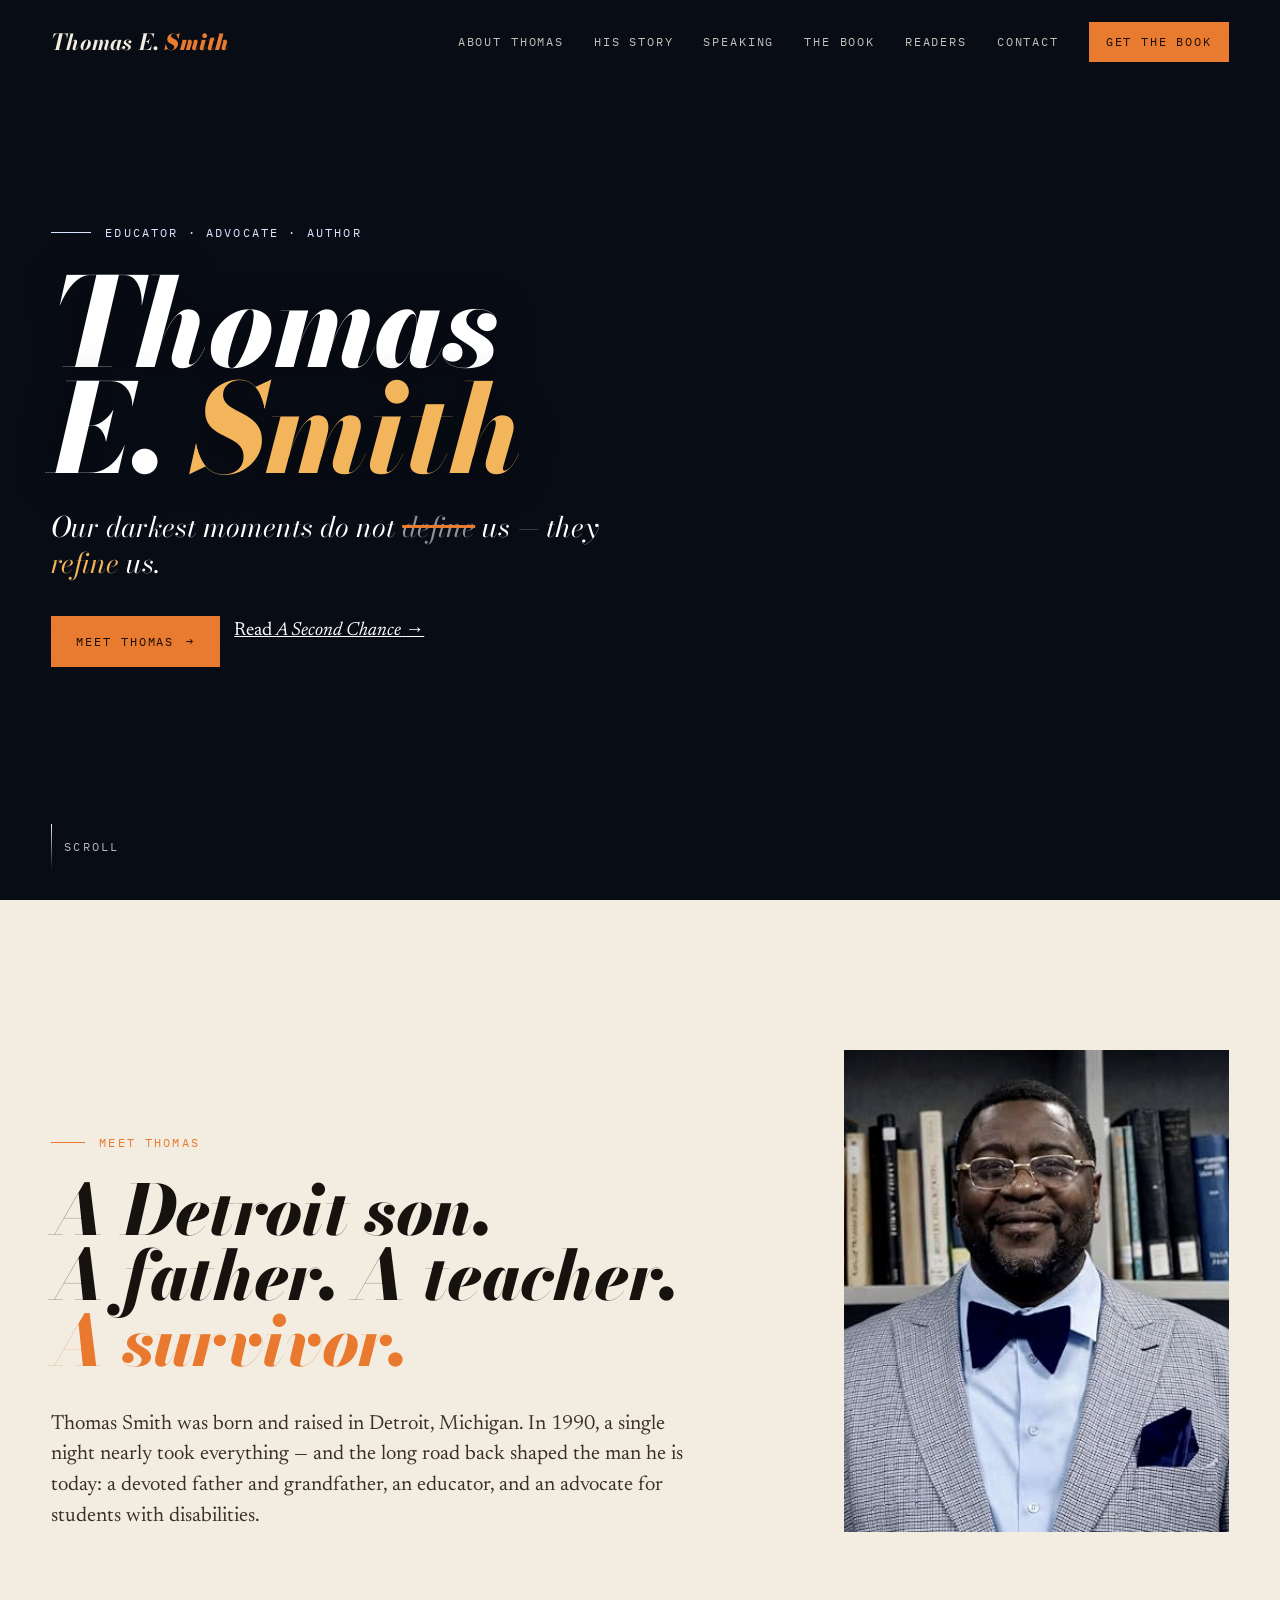
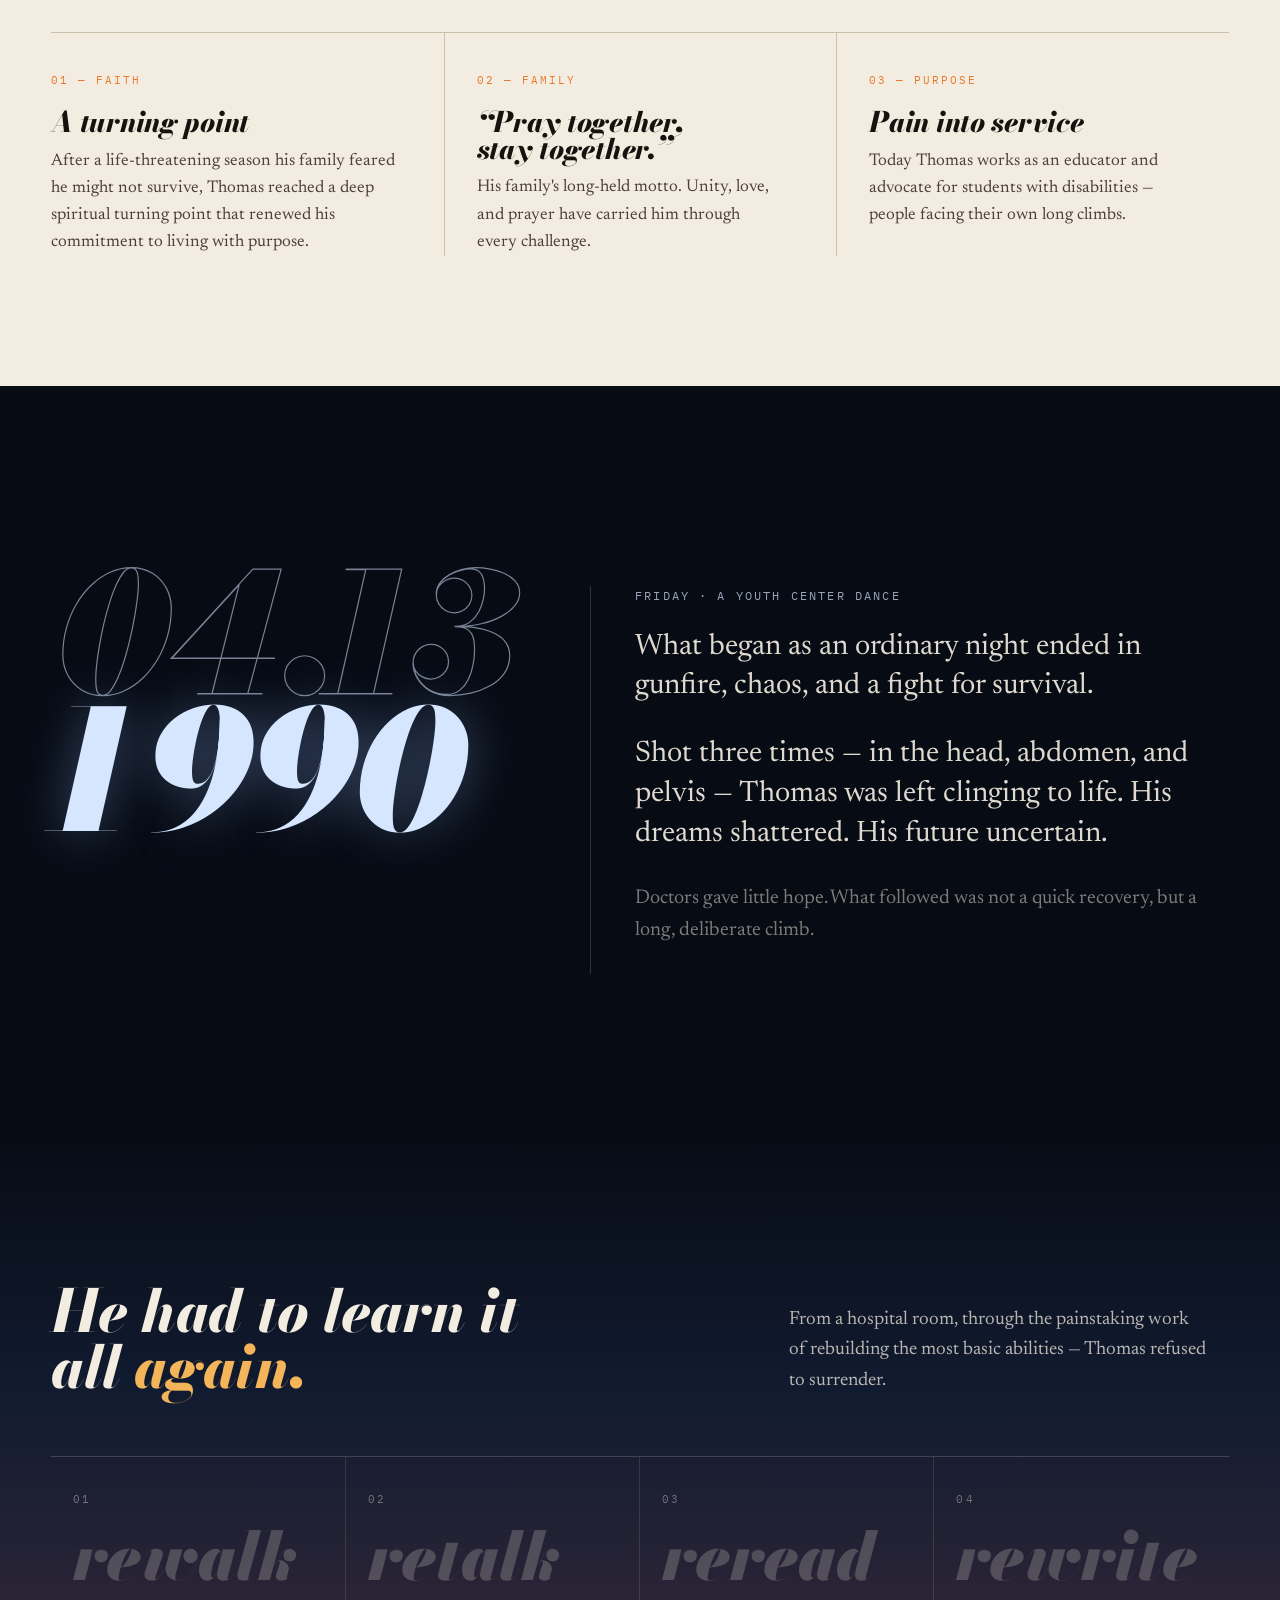
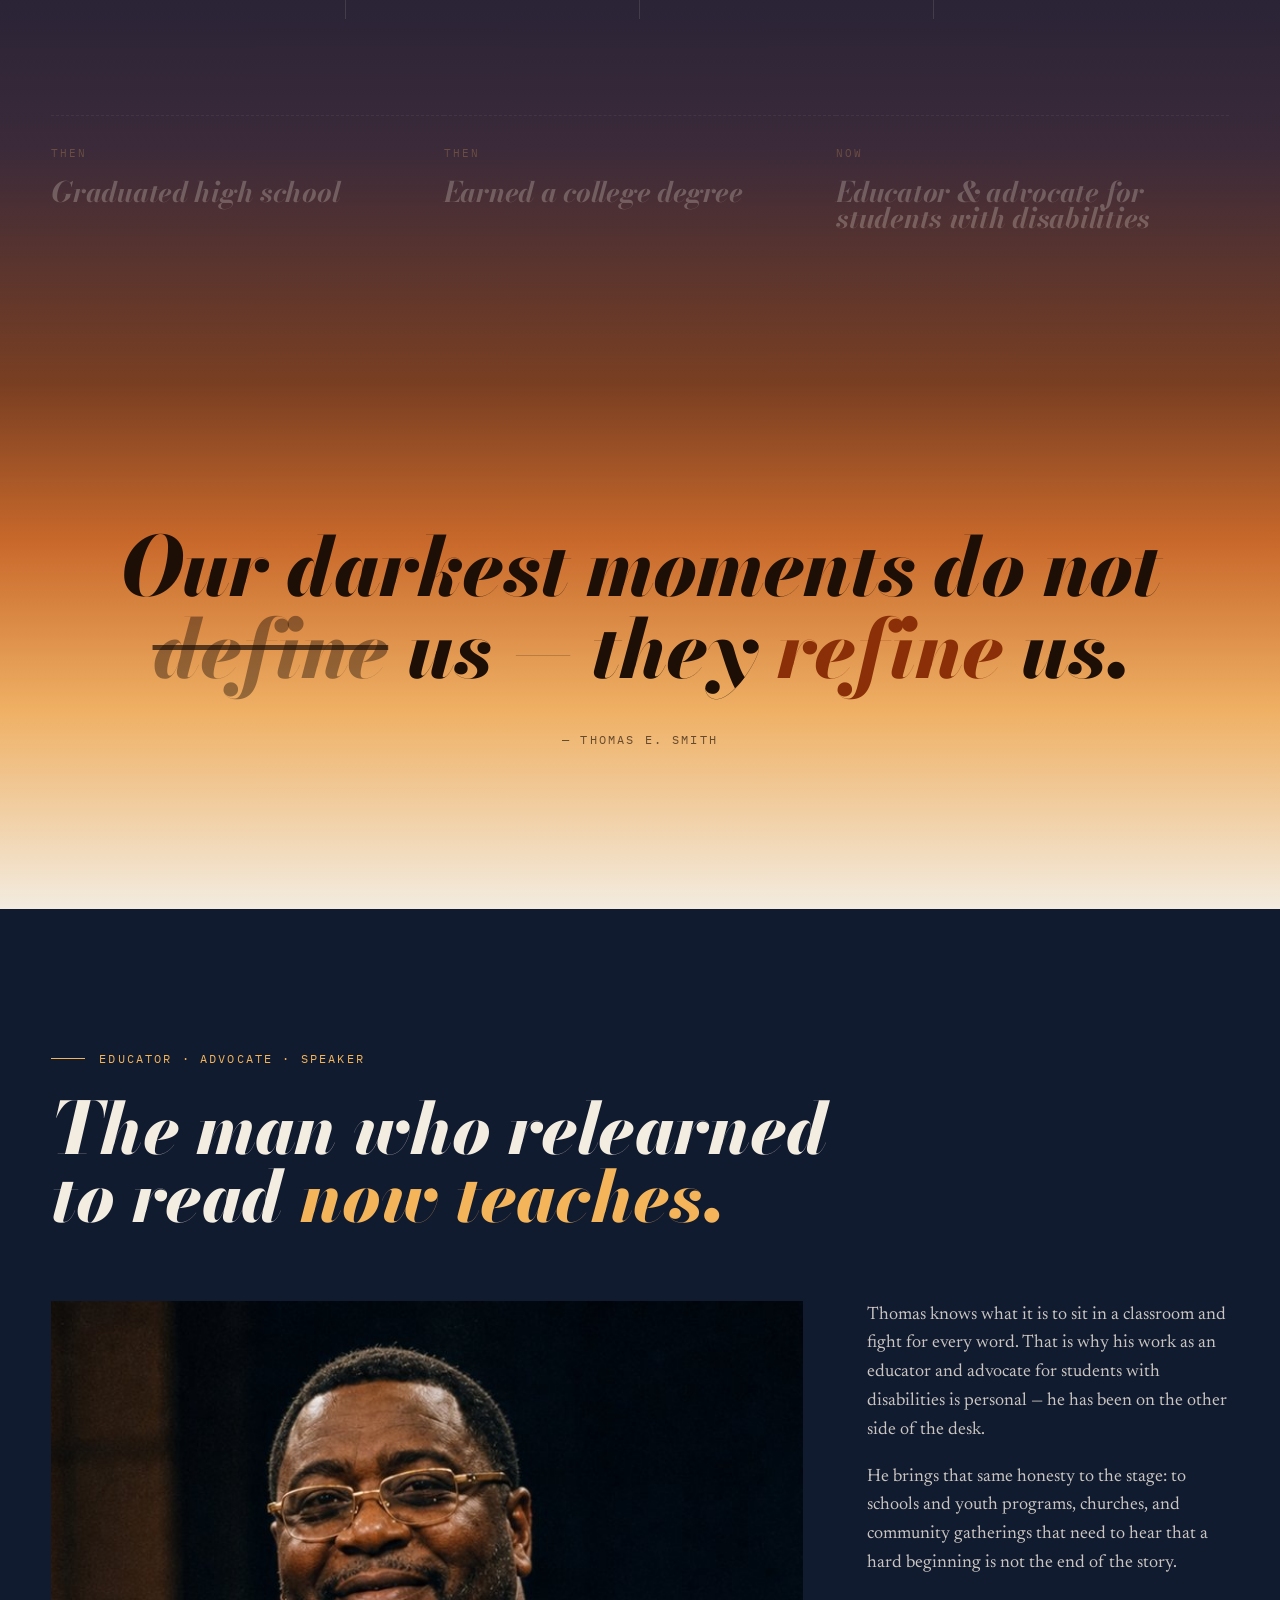
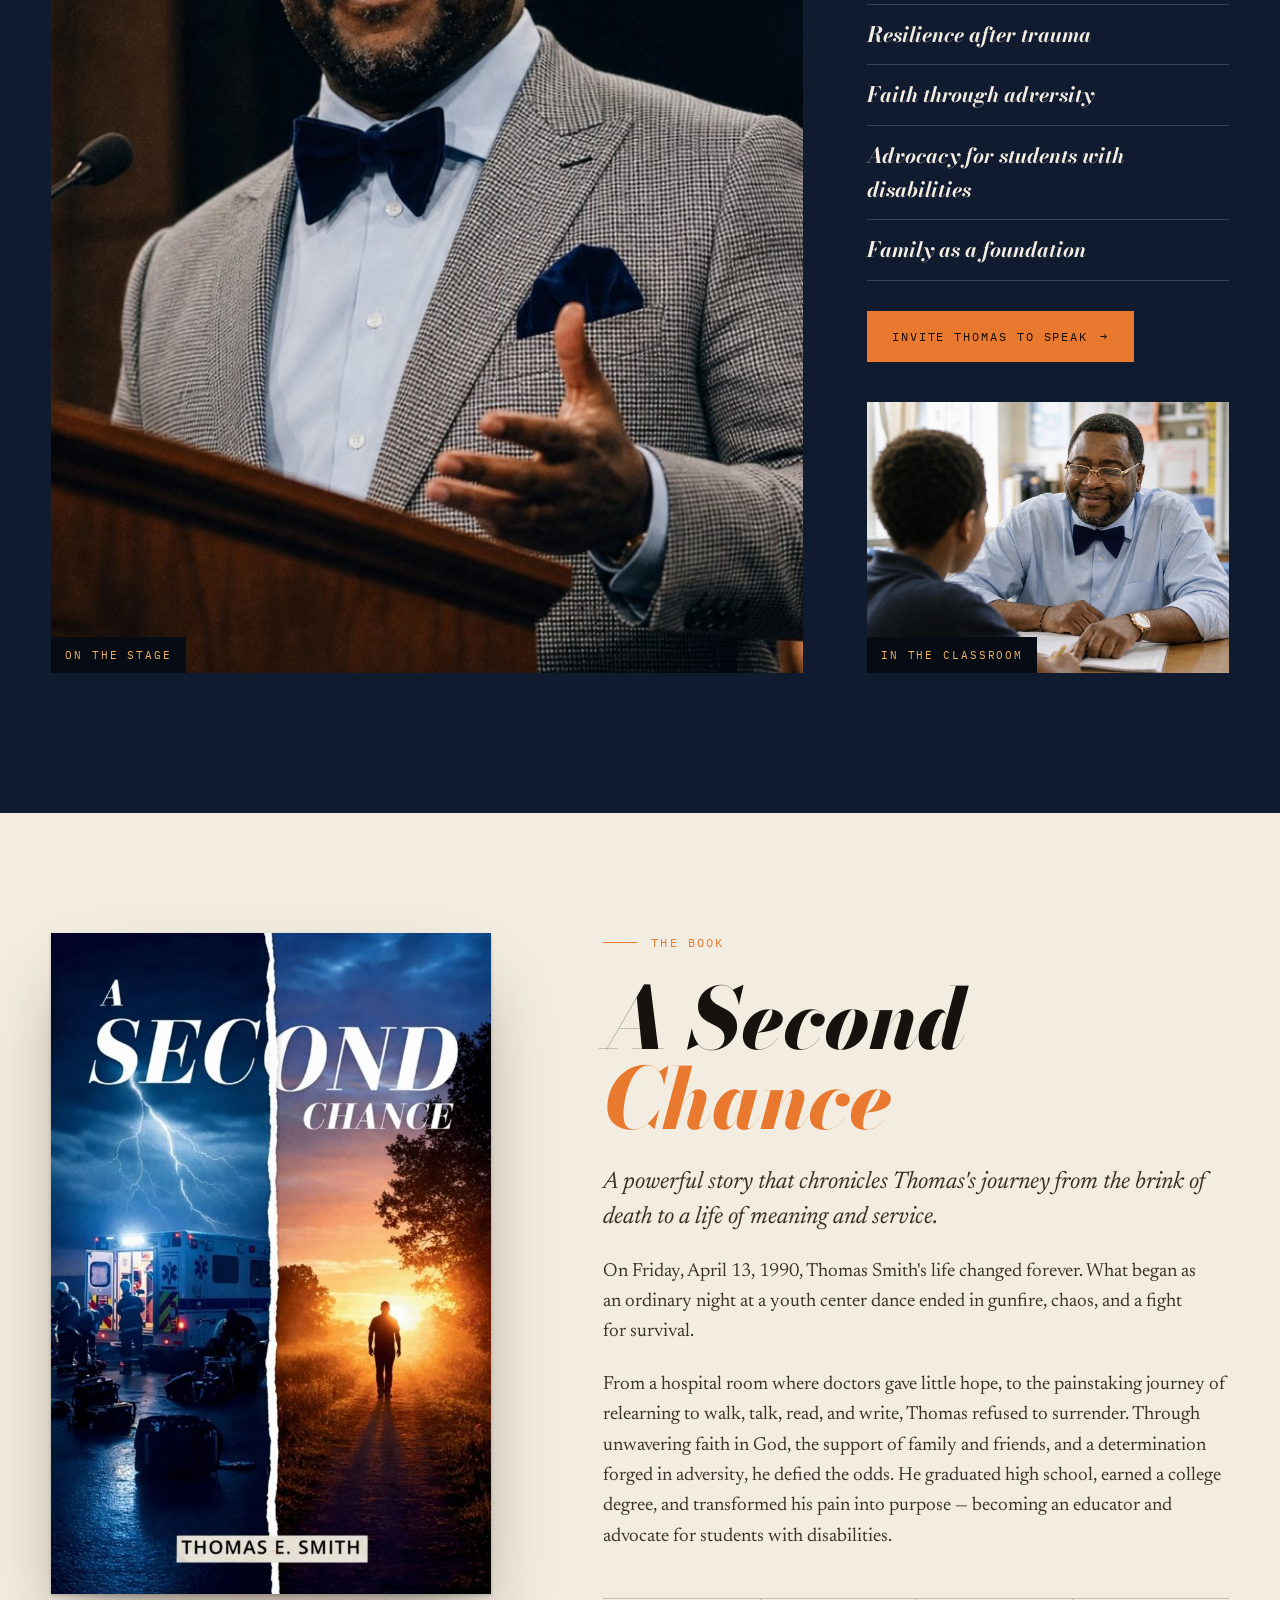
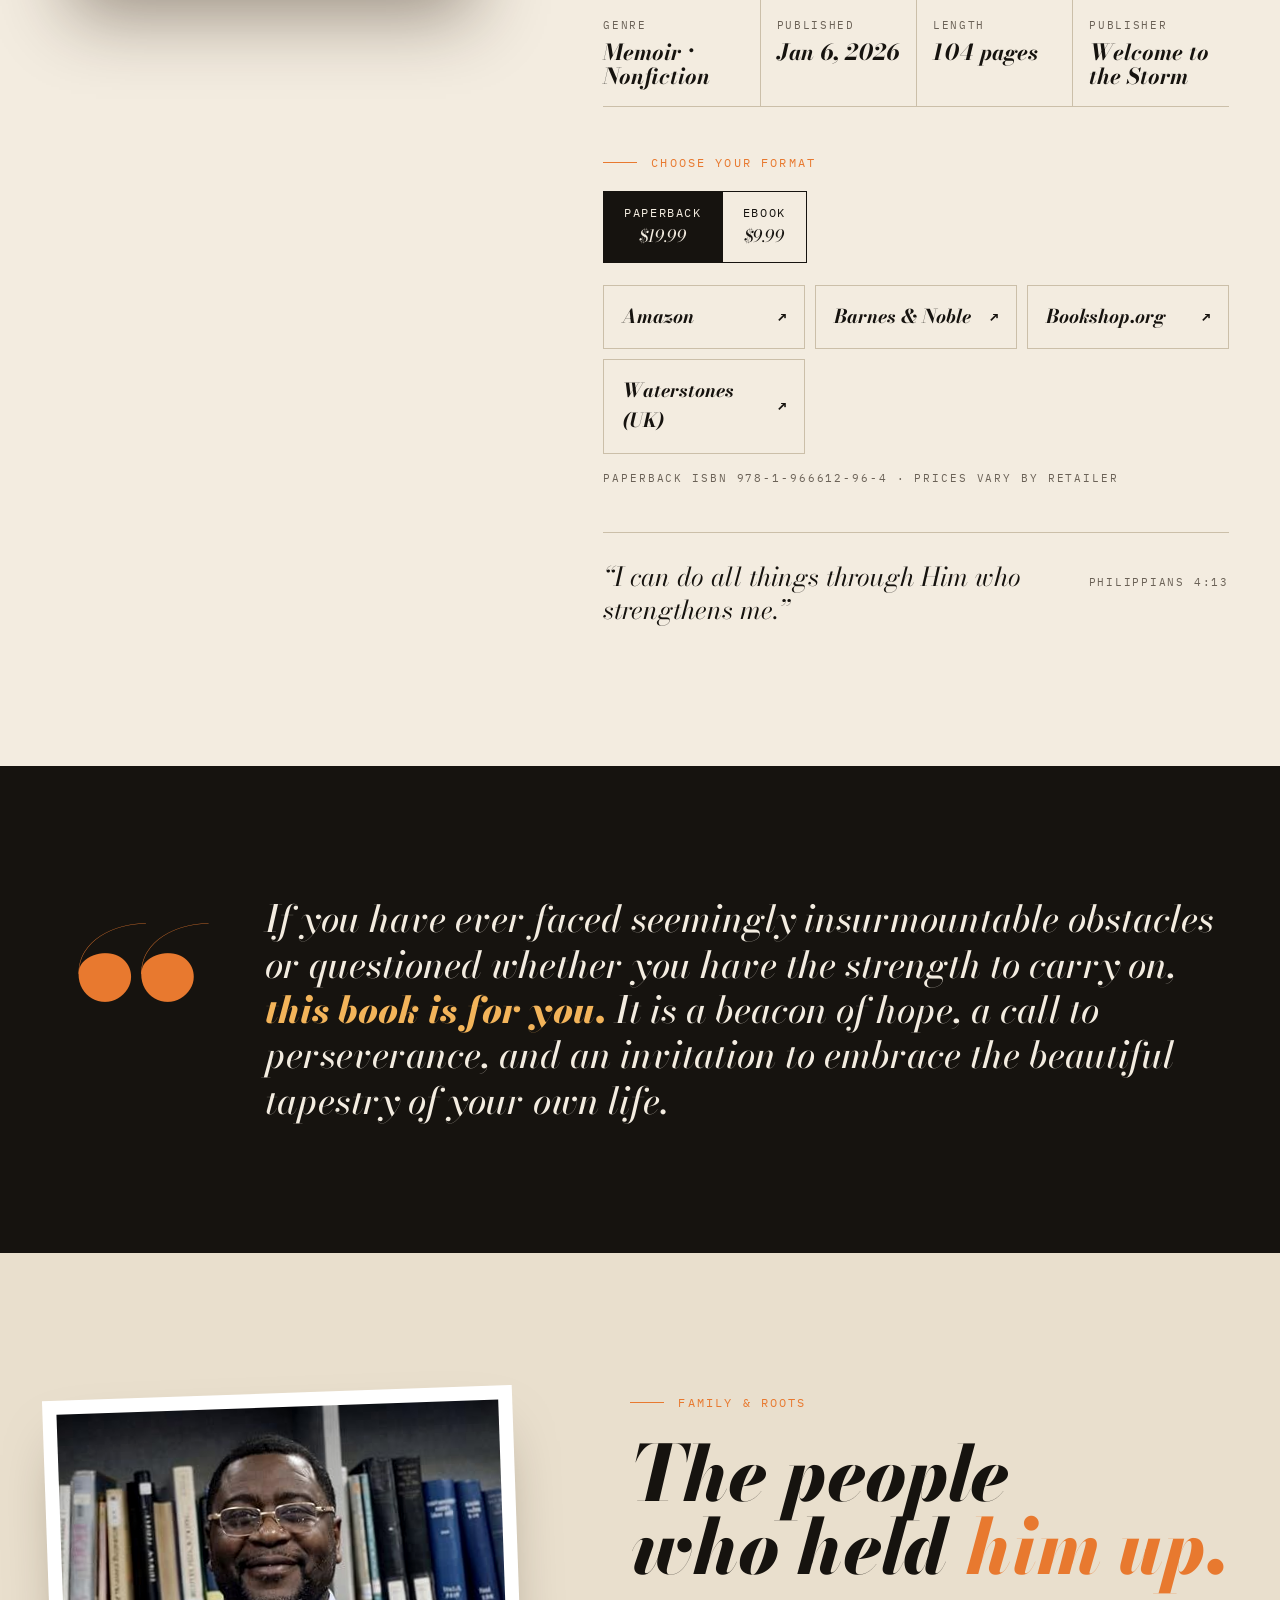
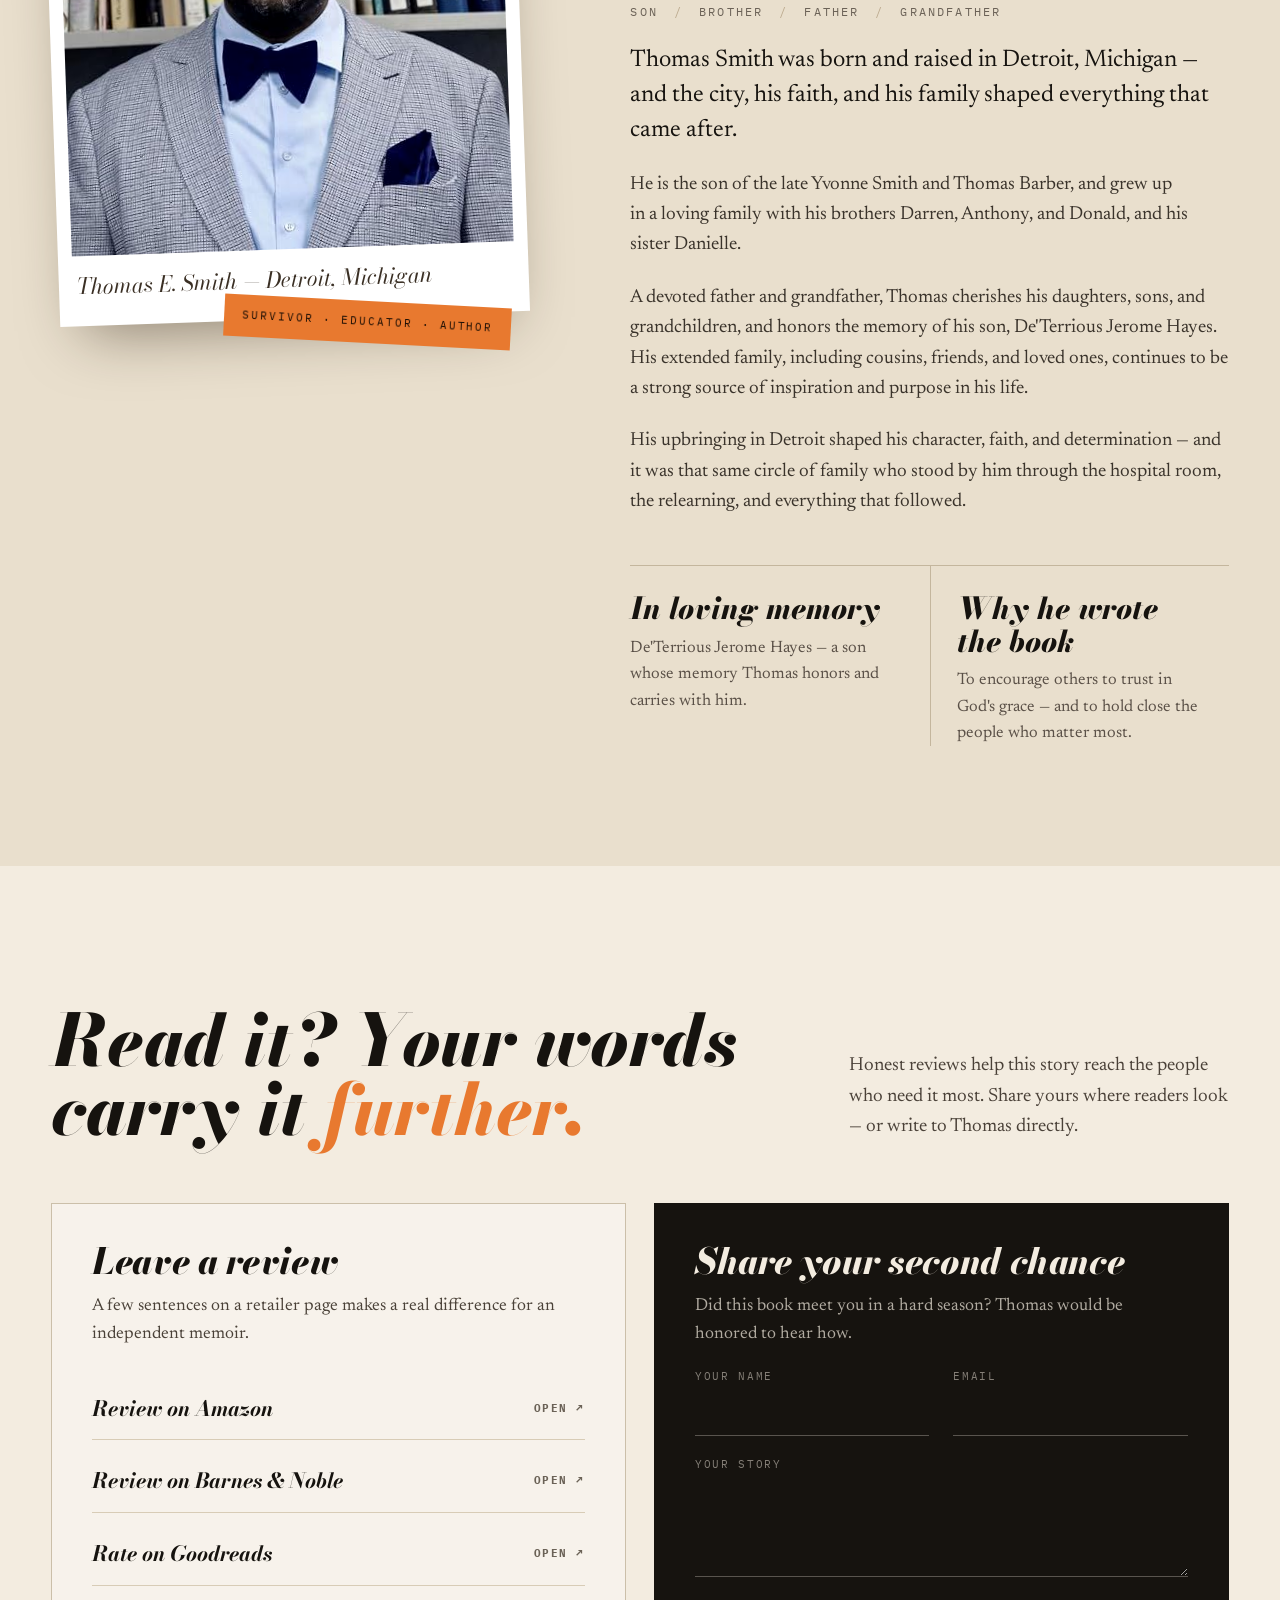
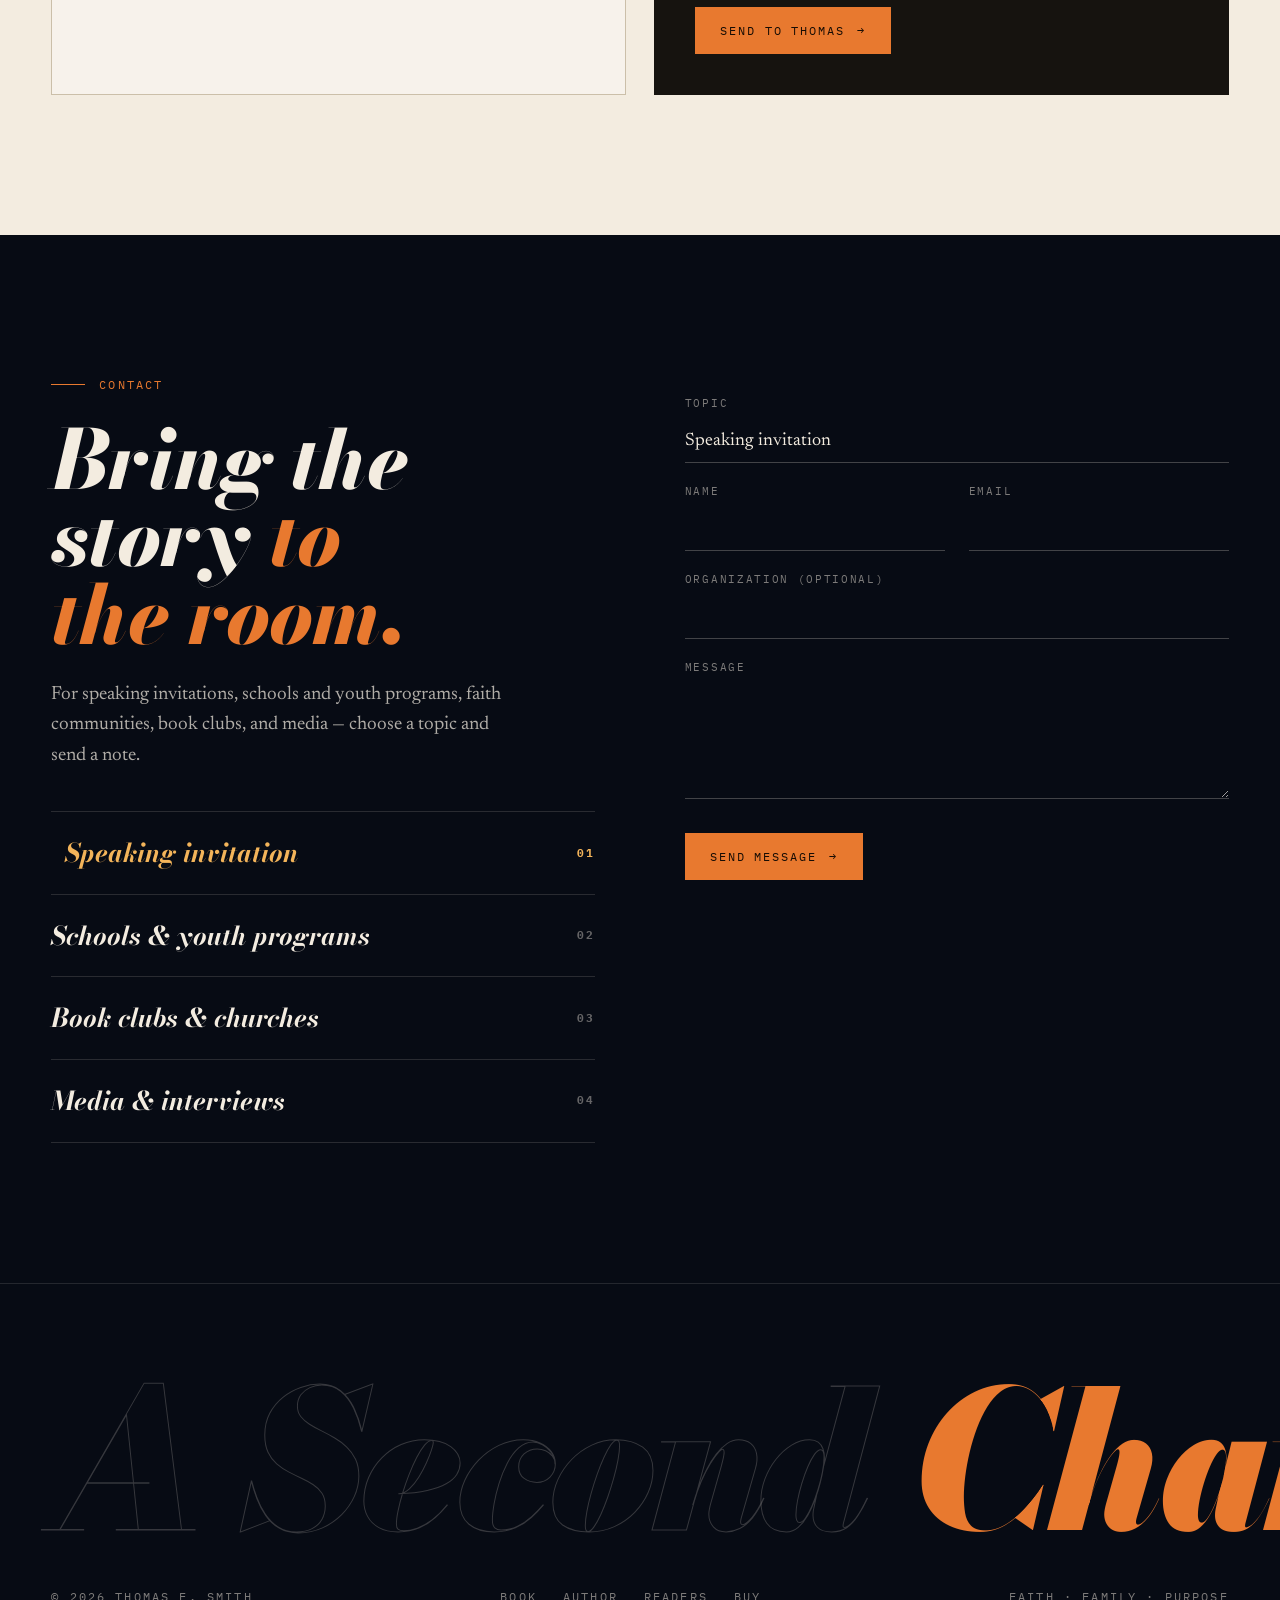
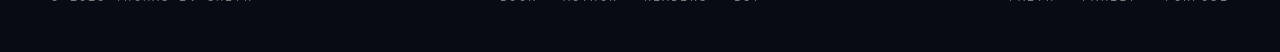
<file: index.html>
<!doctype html>
<html lang="en">
<head>
<meta charset="utf-8">
<meta name="viewport" content="width=device-width,initial-scale=1">
<title>Thomas E. Smith — A Second Chance</title>
<meta name="description" content="Thomas E. Smith, author of A Second Chance — a memoir of survival, faith, and purpose.">
<link rel="preconnect" href="https://fonts.googleapis.com">
<link rel="preconnect" href="https://fonts.gstatic.com" crossorigin>
<link href="https://fonts.googleapis.com/css2?family=Bodoni+Moda:ital,opsz,wght@0,6..96,400..900;1,6..96,400..900&family=Newsreader:ital,opsz,wght@0,6..72,300..700;1,6..72,300..700&family=IBM+Plex+Mono:wght@400;500&display=swap" rel="stylesheet">
<link rel="stylesheet" href="site.css">
</head>
<body>

<nav class="nav" id="nav">
  <a href="#top" class="brand">Thomas E. <b>Smith</b></a>
  <ul>
    <li><a href="#meet">About Thomas</a></li>
    <li><a href="#story">His Story</a></li>
    <li><a href="#work">Speaking</a></li>
    <li><a href="#book">The Book</a></li>
    <li><a href="#readers">Readers</a></li>
    <li><a href="#contact">Contact</a></li>
    <li><a href="#buy" class="btn fill">Get the Book</a></li>
  </ul>
</nav>

<!-- HERO -->
<header class="hero" id="top" data-screen-label="01 Hero">
  <div class="hero-photo" role="img" aria-label="Thomas E. Smith in Detroit at sunrise"></div>
  <div class="hero-inner">
    <div class="hero-copy">
      <div class="kicker mono">Educator · Advocate · Author</div>
      <h1 class="name">Thomas E. <span class="re">Smith</span></h1>
      <p class="tagline">Our darkest moments do not <s>define</s> us — they <span class="re">refine</span> us.</p>
      <div class="ctas">
        <a href="#meet" class="btn fill">Meet Thomas <span class="arr">→</span></a>
        <a href="#book" class="textlink">Read <em>A Second Chance</em> <span class="arr">→</span></a>
      </div>
    </div>
  </div>
  <div class="hero-foot mono"><span class="scroll"><i></i>Scroll</span></div>
</header>

<!-- MEET -->
<section class="meet" id="meet" data-screen-label="02 Meet Thomas">
  <div class="wrap meet-grid">
    <div class="meet-text">
      <div class="sec-label mono">Meet Thomas</div>
      <h2 class="rv">A Detroit son.<br>A father. A teacher.<br><span class="re">A survivor.</span></h2>
      <p class="lede rv d1">Thomas Smith was born and raised in Detroit, Michigan. In 1990, a single night nearly took everything — and the long road back shaped the man he is today: a devoted father and grandfather, an educator, and an advocate for students with disabilities.</p>
    </div>
    <figure class="meet-photo rv d1"><img src="assets/headshot.jpg" alt="Thomas E. Smith"></figure>
  </div>
  <div class="wrap pillars">
    <div class="pillar rv"><span class="mono">01 — Faith</span><h3>A turning point</h3><p>After a life-threatening season his family feared he might not survive, Thomas reached a deep spiritual turning point that renewed his commitment to living with purpose.</p></div>
    <div class="pillar rv d1"><span class="mono">02 — Family</span><h3>“Pray together, stay together.”</h3><p>His family's long-held motto. Unity, love, and prayer have carried him through every challenge.</p></div>
    <div class="pillar rv d2"><span class="mono">03 — Purpose</span><h3>Pain into service</h3><p>Today Thomas works as an educator and advocate for students with disabilities — people facing their own long climbs.</p></div>
  </div>
</section>

<!-- THE NIGHT -->
<section class="night" id="story" data-screen-label="03 His Story">
  <div class="flash" id="flash"></div>
  <div class="wrap stamp">
    <div class="datebig rv"><span>04.13</span><span class="yr">1990</span></div>
    <div class="log">
      <span class="mono rv">Friday · A youth center dance</span>
      <p class="rv d1">What began as an ordinary night ended in gunfire, chaos, and a fight for survival.</p>
      <p class="rv d2">Shot three times — in the head, abdomen, and pelvis — Thomas was left clinging to life. His dreams shattered. His future uncertain.</p>
      <p class="dim rv d3">Doctors gave little hope. What followed was not a quick recovery, but a long, deliberate climb.</p>
    </div>
  </div>
</section>

<!-- RELEARN -->
<section class="relearn" id="relearn" data-screen-label="04 Relearning">
  <div class="pin">
    <div class="wrap">
      <div class="lead">
        <h2>He had to learn it<br>all <span class="re" style="color:var(--gold)">again.</span></h2>
        <p>From a hospital room, through the painstaking work of rebuilding the most basic abilities — Thomas refused to surrender.</p>
      </div>
      <div class="verbs" id="verbs">
        <div class="verb"><div class="bar"></div><div class="n">01</div><div class="w"><span class="re">re</span>walk</div></div>
        <div class="verb"><div class="bar"></div><div class="n">02</div><div class="w"><span class="re">re</span>talk</div></div>
        <div class="verb"><div class="bar"></div><div class="n">03</div><div class="w"><span class="re">re</span>read</div></div>
        <div class="verb"><div class="bar"></div><div class="n">04</div><div class="w"><span class="re">re</span>write</div></div>
      </div>
      <div class="miles" id="miles">
        <div class="mile"><span class="mono">Then</span><h3>Graduated high school</h3></div>
        <div class="mile"><span class="mono">Then</span><h3>Earned a college degree</h3></div>
        <div class="mile"><span class="mono">Now</span><h3>Educator &amp; advocate for students with disabilities</h3></div>
      </div>
    </div>
  </div>
</section>

<!-- TURN -->
<section class="turn" data-screen-label="05 The Turn">
  <div class="wrap">
    <blockquote class="rv">Our darkest moments do not <s>define</s> us — they <span class="re">refine</span> us.</blockquote>
    <div class="mono rv d1">— Thomas E. Smith</div>
  </div>
</section>

<!-- WORK -->
<section class="work" id="work" data-screen-label="06 Educator & Speaker">
  <div class="wrap">
    <div class="work-head">
      <div class="sec-label mono">Educator · Advocate · Speaker</div>
      <h2 class="rv">The man who relearned to read <span class="re">now teaches.</span></h2>
    </div>
    <div class="work-grid">
      <figure class="wph big rv"><img src="assets/speaking.jpg" alt="Thomas E. Smith speaking at a lectern"><figcaption class="mono">On the stage</figcaption></figure>
      <div class="work-copy rv d1">
        <p>Thomas knows what it is to sit in a classroom and fight for every word. That is why his work as an educator and advocate for students with disabilities is personal — he has been on the other side of the desk.</p>
        <p>He brings that same honesty to the stage: to schools and youth programs, churches, and community gatherings that need to hear that a hard beginning is not the end of the story.</p>
        <ul class="themes">
          <li>Resilience after trauma</li>
          <li>Faith through adversity</li>
          <li>Advocacy for students with disabilities</li>
          <li>Family as a foundation</li>
        </ul>
        <a href="#contact" class="btn fill">Invite Thomas to Speak <span class="arr">→</span></a>
      </div>
      <figure class="wph small rv d2"><img src="assets/classroom.jpg" alt="Thomas E. Smith working with a student"><figcaption class="mono">In the classroom</figcaption></figure>
    </div>
  </div>
</section>

<!-- BOOK -->
<section class="paper book" id="book" data-screen-label="07 The Book">
  <div class="wrap book-grid">
    <div class="cover-stage">
      <div class="cover-tear" id="coverTilt"><img src="assets/cover.jpg" alt="A Second Chance — front cover"></div>
    </div>
    <div>
      <div class="sec-label mono">The Book</div>
      <h2 class="rv">A Second <span class="re">Chance</span></h2>
      <p class="deck rv d1">A powerful story that chronicles Thomas's journey from the brink of death to a life of meaning and service.</p>
      <div class="copy">
        <p class="rv">On Friday, April 13, 1990, Thomas Smith's life changed forever. What began as an ordinary night at a youth center dance ended in gunfire, chaos, and a fight for survival.</p>
        <p class="rv">From a hospital room where doctors gave little hope, to the painstaking journey of relearning to walk, talk, read, and write, Thomas refused to surrender. Through unwavering faith in God, the support of family and friends, and a determination forged in adversity, he defied the odds. He graduated high school, earned a college degree, and transformed his pain into purpose — becoming an educator and advocate for students with disabilities.</p>
      </div>
      <dl class="facts rv">
        <div><dt>Genre</dt><dd>Memoir · Nonfiction</dd></div>
        <div><dt>Published</dt><dd>Jan 6, 2026</dd></div>
        <div><dt>Length</dt><dd>104 pages</dd></div>
        <div><dt>Publisher</dt><dd>Welcome to the Storm</dd></div>
      </dl>

      <div class="buy" id="buy">
        <div class="sec-label mono" style="margin-bottom:18px">Choose your format</div>
        <div class="formats" id="formats">
          <button class="on" data-f="print">Paperback<small>$19.99</small></button>
          <button data-f="ebook">Ebook<small>$9.99</small></button>
        </div>
        <div class="retailers" id="retailers">
          <a data-f="print ebook" href="https://www.amazon.com/Second-Chance-Thomas-Smith/dp/1966612966" target="_blank" rel="noopener">Amazon <span>↗</span></a>
          <a data-f="print" href="https://www.barnesandnoble.com/w/a-second-chance-thomas-e-smith/1108444046" target="_blank" rel="noopener">Barnes &amp; Noble <span>↗</span></a>
          <a data-f="print ebook" href="https://bookshop.org/p/books/a-second-chance-thomas-e-smith/ef97602b7b9dc16c" target="_blank" rel="noopener">Bookshop.org <span>↗</span></a>
          <a data-f="ebook" href="https://books.apple.com/us/book/a-second-chance/id6756897987" target="_blank" rel="noopener">Apple Books <span>↗</span></a>
          <a data-f="ebook" href="https://www.everand.com/book/970472578/A-Second-Chance" target="_blank" rel="noopener">Everand <span>↗</span></a>
          <a data-f="print" href="https://www.waterstones.com/book/a-second-chance/thomas-e-smith/9781966612964" target="_blank" rel="noopener">Waterstones (UK) <span>↗</span></a>
        </div>
        <p class="mono" style="margin-top:16px;color:var(--muted);font-size:10.5px">Paperback ISBN 978-1-966612-96-4 · Prices vary by retailer</p>
      </div>

      <div class="verse rv">
        <q>I can do all things through Him who strengthens me.</q>
        <cite>Philippians 4:13</cite>
      </div>
    </div>
  </div>
</section>

<!-- FOR YOU -->
<section class="foryou" data-screen-label="08 Who it's for">
  <div class="wrap">
    <div class="big rv">“</div>
    <p class="rv d1">If you have ever faced seemingly insurmountable obstacles or questioned whether you have the strength to carry on, <em>this book is for you.</em> It is a beacon of hope, a call to perseverance, and an invitation to embrace the beautiful tapestry of your own life.</p>
  </div>
</section>

<!-- AUTHOR -->
<section class="author" id="author" data-screen-label="09 Family & Roots">
  <div class="wrap author-grid">
    <figure class="portrait rv">
      <div class="frame">
        <img src="assets/headshot.jpg" alt="Portrait of author Thomas E. Smith">
        <figcaption>Thomas E. Smith — Detroit, Michigan</figcaption>
      </div>
      <div class="tag mono">Survivor · Educator · Author</div>
    </figure>
    <div>
      <div class="sec-label mono">Family &amp; Roots</div>
      <h2 class="rv">The people<br>who held <span class="re" style="color:var(--ember)">him up.</span></h2>
      <div class="roles mono rv d1"><span>Son</span><span>Brother</span><span>Father</span><span>Grandfather</span></div>
      <div class="bio">
        <p class="lede rv">Thomas Smith was born and raised in Detroit, Michigan — and the city, his faith, and his family shaped everything that came after.</p>
        <p class="rv">He is the son of the late Yvonne Smith and Thomas Barber, and grew up in a loving family with his brothers Darren, Anthony, and Donald, and his sister Danielle.</p>
        <p class="rv">A devoted father and grandfather, Thomas cherishes his daughters, sons, and grandchildren, and honors the memory of his son, De'Terrious Jerome Hayes. His extended family, including cousins, friends, and loved ones, continues to be a strong source of inspiration and purpose in his life.</p>
        <p class="rv">His upbringing in Detroit shaped his character, faith, and determination — and it was that same circle of family who stood by him through the hospital room, the relearning, and everything that followed.</p>
      </div>
      <div class="motto rv">
        <div>
          <h4>In loving memory</h4>
          <p>De'Terrious Jerome Hayes — a son whose memory Thomas honors and carries with him.</p>
        </div>
        <div>
          <h4>Why he wrote the book</h4>
          <p>To encourage others to trust in God's grace — and to hold close the people who matter most.</p>
        </div>
      </div>
    </div>
  </div>
</section>

<!-- READERS -->
<section class="readers" id="readers" data-screen-label="10 Readers">
  <div class="wrap">
    <div class="readers-head">
      <h2 class="rv">Read it? Your words carry it <span class="re">further.</span></h2>
      <p class="rv d1">Honest reviews help this story reach the people who need it most. Share yours where readers look — or write to Thomas directly.</p>
    </div>
    <div class="readers-grid">
      <div class="card rv">
        <h3>Leave a review</h3>
        <p>A few sentences on a retailer page makes a real difference for an independent memoir.</p>
        <div class="reviews-empty">
          <a href="https://www.amazon.com/Second-Chance-Thomas-Smith/dp/1966612966" target="_blank" rel="noopener">Review on Amazon <span>Open ↗</span></a>
          <a href="https://www.barnesandnoble.com/w/a-second-chance-thomas-e-smith/1108444046" target="_blank" rel="noopener">Review on Barnes &amp; Noble <span>Open ↗</span></a>
          <a href="https://www.goodreads.com/search?q=A+Second+Chance+Thomas+E.+Smith" target="_blank" rel="noopener">Rate on Goodreads <span>Open ↗</span></a>
        </div>
      </div>
      <div class="card dark rv d1" id="storyCard">
        <h3>Share your second chance</h3>
        <p>Did this book meet you in a hard season? Thomas would be honored to hear how.</p>
        <form onsubmit="event.preventDefault();this.closest('.card').classList.add('sent')">
          <div class="row2">
            <div class="field"><label for="sn">Your name</label><input id="sn" required></div>
            <div class="field"><label for="se">Email</label><input id="se" type="email" required></div>
          </div>
          <div class="field"><label for="sm">Your story</label><textarea id="sm" rows="4" required></textarea></div>
          <button class="btn fill" type="submit">Send to Thomas <span class="arr">→</span></button>
        </form>
        <div class="thanks">Thank you. Your words have been received — and they matter.</div>
      </div>
    </div>
  </div>
</section>

<!-- CONTACT -->
<section class="contact" id="contact" data-screen-label="11 Contact">
  <div class="wrap contact-grid">
    <div>
      <div class="sec-label mono">Contact</div>
      <h2 class="rv">Bring the story <span class="re">to the room.</span></h2>
      <p class="intro rv d1">For speaking invitations, schools and youth programs, faith communities, book clubs, and media — choose a topic and send a note.</p>
      <div class="topics" id="topics">
        <label><input type="radio" name="t" value="Speaking" checked><span>Speaking invitation</span><span class="mono">01</span></label>
        <label><input type="radio" name="t" value="Schools"><span>Schools &amp; youth programs</span><span class="mono">02</span></label>
        <label><input type="radio" name="t" value="Book club"><span>Book clubs &amp; churches</span><span class="mono">03</span></label>
        <label><input type="radio" name="t" value="Media"><span>Media &amp; interviews</span><span class="mono">04</span></label>
      </div>
    </div>
    <div class="card">
      <form onsubmit="event.preventDefault();this.closest('.card').classList.add('sent')">
        <div class="field"><label>Topic</label><input id="topicOut" value="Speaking invitation" readonly></div>
        <div class="row2">
          <div class="field"><label for="cn">Name</label><input id="cn" required></div>
          <div class="field"><label for="ce">Email</label><input id="ce" type="email" required></div>
        </div>
        <div class="field"><label for="co">Organization (optional)</label><input id="co"></div>
        <div class="field"><label for="cm">Message</label><textarea id="cm" rows="5" required></textarea></div>
        <button class="btn fill" type="submit" style="margin-top:34px">Send message <span class="arr">→</span></button>
      </form>
      <div class="thanks">Message sent. Thomas or his team will be in touch.</div>
    </div>
  </div>
  <footer>
    <div class="wrap">
      <div class="footer-word">A Second <span class="re">Chance</span></div>
      <div class="foot-row mono">
        <span>© 2026 Thomas E. Smith</span>
        <nav><a href="#book">Book</a><a href="#author">Author</a><a href="#readers">Readers</a><a href="#buy">Buy</a></nav>
        <span>Faith · Family · Purpose</span>
      </div>
    </div>
  </footer>
</section>

<script>
(function(){
  const root=document.documentElement;
  const hero=document.querySelector('.hero');
  setTimeout(()=>hero.classList.add('on'),200);

  // nav
  const nav=document.getElementById('nav');
  const lightSecs=[...document.querySelectorAll('.paper,.author,.readers,.turn,.meet')];
  function onScroll(){
    const y=scrollY;
    nav.classList.toggle('solid',y>60);
    const mid=70;
    nav.classList.toggle('light',lightSecs.some(el=>{const r=el.getBoundingClientRect();return r.top<mid&&r.bottom>mid}));
    // relearn scrub
    const rl=document.getElementById('relearn'), r=rl.getBoundingClientRect();
    const p=Math.min(1,Math.max(0,(innerHeight*.8-r.top)/(r.height*.75)));
    document.querySelectorAll('.verb').forEach((v,i)=>{
      const local=Math.min(1,Math.max(0,(p-.1-i*.14)/.14));
      v.querySelector('.bar').style.width=(local*100)+'%';
      v.classList.toggle('lit',local>=1);
    });
    document.querySelectorAll('.mile').forEach((m,i)=>m.classList.toggle('lit',p>.72+i*.08));
  }
  addEventListener('scroll',onScroll,{passive:true}); onScroll();

  // reveal
  const io=new IntersectionObserver(es=>es.forEach(e=>{if(e.isIntersecting){e.target.classList.add('in');io.unobserve(e.target)}}),{threshold:.15});
  document.querySelectorAll('.rv').forEach(el=>io.observe(el));
  // lightning flash on night
  const fl=document.getElementById('flash');
  new IntersectionObserver(es=>es.forEach(e=>{if(e.isIntersecting){fl.classList.remove('go');void fl.offsetWidth;fl.classList.add('go')}}),{threshold:.4}).observe(document.getElementById('story'));

  // cover tilt
  const ct=document.getElementById('coverTilt');
  ct.style.transition='transform .5s cubic-bezier(.2,.7,.2,1)';
  ct.addEventListener('mousemove',e=>{const b=ct.getBoundingClientRect();const x=(e.clientX-b.left)/b.width-.5,y=(e.clientY-b.top)/b.height-.5;ct.style.transform=`perspective(1200px) rotateY(${x*12}deg) rotateX(${-y*10}deg)`});
  ct.addEventListener('mouseleave',()=>ct.style.transform='');

  // formats
  const fm=document.getElementById('formats');
  fm.addEventListener('click',e=>{const b=e.target.closest('button');if(!b)return;
    fm.querySelectorAll('button').forEach(x=>x.classList.toggle('on',x===b));
    document.querySelectorAll('#retailers a').forEach(a=>a.classList.toggle('hide',!a.dataset.f.includes(b.dataset.f)));
  });
  document.querySelectorAll('#retailers a').forEach(a=>a.classList.toggle('hide',!a.dataset.f.includes('print')));

  // topics
  document.getElementById('topics').addEventListener('change',e=>{document.getElementById('topicOut').value=e.target.nextElementSibling.textContent});
})();
</script>
<script type="module" src="https://static.cloudflareinsights.com/beacon.min.js/vce701823e78c4301a35b7e07294d87301792088814092" integrity="sha512-UKNk8GbxkABxKcXYuLkO16EleLGUkcvJWtpSNmExE0Too3ZaFAxTscNWEc1OdAv5/BikHawapSCaiD2XCmp+Bw==" data-cf-beacon='{"version":"2024.11.0","token":"4edd5f8ec12a48cfa682ab8261b80a79","spa":2}' crossorigin="anonymous"></script>
</body>
</html>
</file>
<file: site.css>
:root{
  --night:#070b14; --storm:#111b30; --steel:#2a3a5c; --bolt:#d6e6ff;
  --ember:#e8792f; --gold:#f3b45a; --paper:#f3ece0; --paper2:#e9dfcd; --ink:#16130f; --muted:#6b6257;
  --display:'Bodoni Moda', 'Didot', serif;
  --body:'Newsreader', Georgia, serif;
  --mono:'IBM Plex Mono', ui-monospace, monospace;
  --seam:52%;
}
*{box-sizing:border-box;margin:0;padding:0}
html{scroll-behavior:smooth}
html,body{overflow-x:clip}
body{background:var(--night);color:var(--paper);font-family:var(--body);font-size:19px;line-height:1.6;-webkit-font-smoothing:antialiased}
a{color:inherit}
img{display:block;max-width:100%}
.re{color:var(--ember);font-style:italic}
.mono{font-family:var(--mono);font-size:12px;letter-spacing:.18em;text-transform:uppercase}
.wrap{width:min(1240px,92vw);margin:0 auto}
p{text-wrap:pretty}
h1,h2,h3{font-family:var(--display);font-weight:800;font-style:italic;line-height:.95;letter-spacing:-.01em;text-wrap:balance}

/* grain */
body::after{content:"";position:fixed;inset:0;pointer-events:none;z-index:100;opacity:.07;mix-blend-mode:overlay;
  background-image:url("data:image/svg+xml,%3Csvg xmlns='http://www.w3.org/2000/svg' width='200' height='200'%3E%3Cfilter id='n'%3E%3CfeTurbulence type='fractalNoise' baseFrequency='.9' numOctaves='3'/%3E%3C/filter%3E%3Crect width='100%25' height='100%25' filter='url(%23n)'/%3E%3C/svg%3E")}

/* NAV */
.nav{position:fixed;top:0;left:0;right:0;z-index:50;display:flex;align-items:center;justify-content:space-between;padding:22px 4vw;transition:background .4s,padding .4s,color .4s}
.nav.solid{background:rgba(7,11,20,.82);backdrop-filter:blur(14px);padding:14px 4vw}
.nav.light{background:rgba(243,236,224,.88);color:var(--ink)}
.brand{font-family:var(--display);font-style:italic;font-weight:700;font-size:22px;text-decoration:none;letter-spacing:.01em}
.brand b{font-weight:900;color:var(--ember)}
.nav ul{display:flex;gap:30px;list-style:none;align-items:center}
.nav ul a{text-decoration:none;font-family:var(--mono);font-size:11.5px;letter-spacing:.16em;text-transform:uppercase;opacity:.8}
.nav ul a:hover{opacity:1}
.btn{display:inline-flex;align-items:center;gap:12px;font-family:var(--mono);font-size:12px;letter-spacing:.16em;text-transform:uppercase;text-decoration:none;padding:15px 24px;border:1px solid currentColor;background:transparent;color:inherit;cursor:pointer;transition:background .25s,color .25s,border-color .25s}
.btn.fill{background:var(--ember);border-color:var(--ember);color:#160c04}
.btn.fill:hover{background:var(--gold);border-color:var(--gold)}
.btn:not(.fill):hover{background:var(--paper);color:var(--ink);border-color:var(--paper)}
.nav .btn{padding:10px 16px;opacity:1}
.btn .arr{transition:transform .25s}
.btn:hover .arr{transform:translateX(4px)}

/* HERO */
.hero{position:relative;height:100vh;min-height:720px;overflow:hidden;background:var(--night)}
.hero .side{position:absolute;inset:0;background-size:cover;background-position:center}
.hero .storm{background-image:linear-gradient(90deg,rgba(7,11,20,.55),rgba(7,11,20,.25)),url(assets/storm.png);filter:saturate(1.1) blur(1.5px);transform:scale(1.04)}
.hero .dawn{background-image:linear-gradient(90deg,rgba(20,10,4,.35),transparent 30%),url(assets/sunrise.jpg);background-size:auto 112%;background-position:right 0 top 0;background-repeat:no-repeat;background-color:#2a1a10}
.hero .shade{position:absolute;inset:0;background:linear-gradient(180deg,rgba(7,11,20,.55) 0%,transparent 22%,transparent 70%,rgba(7,11,20,.85) 100%);pointer-events:none}
.hero h1.name{font-size:clamp(70px,9.6vw,168px);line-height:.86}
.hero h1.name .re{color:var(--gold)}
.hero .roles-line{margin-top:26px;color:var(--bolt);display:flex;gap:14px;flex-wrap:wrap}
.hero .roles-line span+span::before{content:"·";margin-right:14px;opacity:.6}
.hero .tagline{margin-top:28px;font-family:var(--display);font-style:italic;font-size:clamp(24px,2.2vw,32px);line-height:1.25;color:#fff;max-width:560px}
.hero .tagline s{color:rgba(255,255,255,.55);text-decoration-color:var(--ember);text-decoration-thickness:3px}
.hero .tagline .re{color:var(--gold)}
.hero-book{position:absolute;z-index:3;right:4vw;bottom:84px;display:flex;align-items:center;gap:16px;text-decoration:none;color:#fff;background:rgba(7,11,20,.6);backdrop-filter:blur(10px);padding:12px 20px 12px 12px;border:1px solid rgba(255,255,255,.18);transition:background .3s}
.hero-book:hover{background:rgba(7,11,20,.85)}
.hero-book img{width:58px;box-shadow:0 8px 20px rgba(0,0,0,.5)}
.hero-book b{display:block;font-family:var(--display);font-style:italic;font-size:22px;font-weight:800;margin-top:3px}
.hero-book .mono{font-size:10.5px;color:var(--gold)}
.hero .seamline{position:absolute;top:0;bottom:0;width:14px;left:calc(var(--seam) - 7px);pointer-events:none}
.hero .seamline svg{height:100%;width:100%}
.hero-inner{position:relative;z-index:2;height:100%;display:grid;grid-template-columns:1fr 1fr;align-items:center;gap:4vw;padding:110px 4vw 120px}
.hero h1{font-size:clamp(54px,7.4vw,124px);color:#fff;text-shadow:0 4px 40px rgba(0,0,0,.45)}
.hero h1 .line{display:block}
.hero h1 .def{position:relative;display:inline-block;color:rgba(255,255,255,.55)}
.hero h1 .def::after{content:"";position:absolute;left:-2%;top:52%;height:.07em;width:0;background:var(--ember);transition:width .9s cubic-bezier(.7,0,.2,1) .9s}
.hero.on h1 .def::after{width:104%}
.hero h1 .ref{opacity:0;transform:translateY(.15em);display:inline-block;transition:opacity .9s 1.7s,transform .9s 1.7s}
.hero.on h1 .ref{opacity:1;transform:none}
.hero .kicker{margin-bottom:28px;color:var(--bolt);display:flex;gap:14px;align-items:center}
.hero .kicker::before{content:"";width:40px;height:1px;background:currentColor}
.hero .sub{margin-top:30px;max-width:520px;font-size:20px;color:rgba(255,255,255,.82)}
.hero .ctas{margin-top:36px;display:flex;gap:14px;flex-wrap:wrap;color:#fff}
.book3d{justify-self:center;perspective:1600px;width:min(340px,26vw)}
.book3d .bk{position:relative;transform-style:preserve-3d;transform:rotateY(-22deg) rotateX(4deg);transition:transform .8s cubic-bezier(.2,.7,.2,1);box-shadow:30px 40px 80px rgba(0,0,0,.6)}
.book3d .bk img{width:100%;border-radius:2px 4px 4px 2px}
.book3d .bk::before{content:"";position:absolute;top:0;bottom:0;left:0;width:26px;transform:translateX(-26px) rotateY(-90deg);transform-origin:right;background:linear-gradient(90deg,#0a0f1c,#1f2b47)}
.book3d .bk::after{content:"";position:absolute;inset:0;background:linear-gradient(100deg,rgba(255,255,255,.18) 0%,transparent 12%,transparent 80%,rgba(0,0,0,.2));pointer-events:none}
.book3d:hover .bk{transform:rotateY(-6deg) rotateX(2deg)}
.hero-foot{position:absolute;z-index:3;left:4vw;right:4vw;bottom:30px;display:flex;justify-content:space-between;align-items:end;color:rgba(255,255,255,.7)}
.hero-foot .scroll{display:flex;align-items:center;gap:12px}
.hero-foot .scroll i{display:block;width:1px;height:46px;background:linear-gradient(var(--paper),transparent);animation:drip 2s infinite}
@keyframes drip{0%{transform:scaleY(0);transform-origin:top}50%{transform:scaleY(1);transform-origin:top}51%{transform-origin:bottom}100%{transform:scaleY(0);transform-origin:bottom}}

/* MEET */
.meet{background:var(--paper);color:var(--ink);padding:150px 0 130px}
.meet-grid{display:grid;grid-template-columns:1.3fr .7fr;gap:6vw;align-items:end}
.meet h2{font-size:clamp(48px,5.4vw,88px);color:var(--ink)}
.meet h2 .re{color:var(--ember)}
.meet .lede{margin-top:34px;font-size:clamp(20px,1.6vw,24px);line-height:1.5;color:#3a2f24;max-width:640px}
.meet-photo img{width:100%;aspect-ratio:4/5;object-fit:cover;object-position:center 20%;filter:grayscale(.15) contrast(1.04)}
.pillars{display:grid;grid-template-columns:repeat(3,1fr);margin-top:100px;border-top:1px solid #cbbfa9}
.pillar{padding:32px 32px 0 0}
.pillar+.pillar{border-left:1px solid #cbbfa9;padding-left:32px}
.pillar .mono{color:var(--ember);font-size:11px}
.pillar h3{font-size:clamp(26px,2.2vw,34px);margin-top:14px;color:var(--ink);font-weight:800}
.pillar p{margin-top:12px;color:#4a4138;font-size:17px}

/* WORK */
.work{background:var(--storm);color:var(--paper);padding:140px 0}
.work .sec-label{color:var(--gold)}
.work h2{font-size:clamp(48px,5.6vw,92px);max-width:1000px;color:var(--paper)}
.work h2 .re{color:var(--gold)}
.work-grid{display:grid;grid-template-columns:minmax(0,1.35fr) minmax(0,.65fr);grid-template-rows:auto auto;gap:40px 5vw;margin-top:70px}
.wph{position:relative;margin:0}
.wph img{width:100%;height:100%;object-fit:cover}
.wph.big{grid-row:1/3;min-width:0;min-height:520px}
.wph.big img{position:absolute;inset:0}
.wph.small{aspect-ratio:4/3}
.wph figcaption{position:absolute;left:0;bottom:0;background:var(--night);color:var(--gold);padding:10px 14px;font-size:10.5px}
.work-copy p{color:rgba(243,236,224,.82);margin-bottom:18px;font-size:18px}
.themes{list-style:none;margin:26px 0 30px;border-top:1px solid rgba(243,236,224,.18)}
.themes li{padding:13px 0;border-bottom:1px solid rgba(243,236,224,.18);font-family:var(--display);font-style:italic;font-weight:700;font-size:21px;color:var(--paper)}
.work .btn.fill{color:#160c04}

/* NIGHT: April 13 */
.night{position:relative;background:var(--night);padding:180px 0 160px}
.night .stamp{display:grid;grid-template-columns:auto 1fr;gap:6vw;align-items:start}
.datebig{font-family:var(--display);font-weight:900;font-style:italic;font-size:clamp(90px,13vw,210px);line-height:.82;color:transparent;-webkit-text-stroke:1.2px rgba(214,230,255,.55);letter-spacing:-.03em}
.datebig span{display:block}
.datebig .yr{color:var(--bolt);-webkit-text-stroke:0;text-shadow:0 0 50px rgba(150,190,255,.35)}
.night .log{border-left:1px solid rgba(214,230,255,.18);padding-left:44px;margin-top:20px}
.night .log .mono{color:var(--bolt);opacity:.7;display:block;margin-bottom:22px}
.night .log p{font-size:clamp(24px,2.3vw,34px);line-height:1.35;color:rgba(243,236,224,.92);margin-bottom:28px;max-width:640px}
.night .log p.dim{color:rgba(243,236,224,.5);font-size:20px;line-height:1.6}
.flash{position:absolute;inset:0;background:radial-gradient(ellipse at 30% 30%,rgba(190,215,255,.25),transparent 60%);opacity:0;pointer-events:none}
.flash.go{animation:flash 1.6s}
@keyframes flash{0%,100%{opacity:0}8%{opacity:1}14%{opacity:.1}20%{opacity:.8}40%{opacity:0}}

/* RELEARN (sticky scrub) */
.relearn{position:relative;padding:150px 0 170px;background:linear-gradient(180deg,var(--night) 0%,var(--storm) 30%,#3b2a3a 72%,#7a3f22 100%)}
.relearn .pin{position:relative}
.relearn .lead{display:flex;justify-content:space-between;align-items:end;margin-bottom:5vh;gap:40px}
.relearn .lead p{max-width:440px;color:rgba(243,236,224,.75);font-size:19px}
.relearn .lead h2{font-size:clamp(40px,4.6vw,72px)}
.verbs{display:grid;grid-template-columns:repeat(4,1fr);border-top:1px solid rgba(243,236,224,.18)}
.verb{padding:34px 18px 30px 22px;border-right:1px solid rgba(243,236,224,.12);position:relative;min-width:0}
.verb:last-child{border-right:0}
.verb .n{font-family:var(--mono);font-size:11px;letter-spacing:.2em;color:rgba(243,236,224,.4)}
.verb .w{font-family:var(--display);font-weight:900;font-style:italic;font-size:clamp(38px,5.2vw,84px);line-height:1;margin-top:14px;color:rgba(243,236,224,.22);transition:color .6s;white-space:nowrap}
.verb .w .re{color:inherit;transition:color .6s}
.verb .bar{position:absolute;top:-1px;left:0;height:2px;background:var(--gold);width:0%}
.verb.lit .w{color:var(--paper)}
.verb.lit .w .re{color:var(--gold)}
.miles{display:flex;gap:0;margin-top:80px;align-items:stretch}
.relearn .lead{margin-bottom:60px}
.mile{flex:1;padding:22px 26px 0 0;border-top:1px dashed rgba(243,236,224,.25);opacity:.25;transform:translateY(16px);transition:opacity .6s,transform .6s}
.mile.lit{opacity:1;transform:none}
.mile .mono{color:var(--gold);font-size:11px}
.mile h3{font-size:clamp(24px,2.2vw,34px);margin-top:10px;font-weight:700}

/* DAWN TRANSITION / define-refine */
.turn{background:linear-gradient(180deg,#7a3f22 0%,#c9692b 30%,#efb064 62%,var(--paper) 100%);padding:140px 0 160px;color:var(--ink);text-align:center;position:relative}
.turn blockquote{font-family:var(--display);font-style:italic;font-weight:800;font-size:clamp(44px,6.4vw,104px);line-height:1;letter-spacing:-.015em;color:#1d0f06;max-width:1100px;margin:0 auto}
.turn blockquote s{text-decoration-color:rgba(29,15,6,.7);text-decoration-thickness:.06em;color:rgba(29,15,6,.42)}
.turn blockquote .re{color:#8a2f08}
.turn .mono{margin-top:40px;color:rgba(29,15,6,.65)}

/* PAPER sections */
.paper{background:var(--paper);color:var(--ink)}
.sec-label{display:flex;gap:14px;align-items:center;color:var(--ember);margin-bottom:26px}
.sec-label::before{content:"";width:34px;height:1px;background:currentColor}

/* BOOK */
.book{padding:120px 0 140px}
.book-grid{display:grid;grid-template-columns:.85fr 1.15fr;gap:7vw;align-items:start}
.cover-stage{position:sticky;top:110px}
.cover-tear{position:relative;aspect-ratio:682/1024;width:100%;max-width:440px;cursor:ew-resize;user-select:none;box-shadow:0 40px 70px -20px rgba(40,25,10,.45),0 2px 4px rgba(0,0,0,.2)}
.cover-tear img{position:absolute;inset:0;width:100%;height:100%;object-fit:cover;pointer-events:none}
.cover-tear .hint{position:absolute;bottom:-38px;left:0;right:0;text-align:center;color:var(--muted);font-size:10.5px}
.book h2{font-size:clamp(56px,6.6vw,108px);color:var(--ink)}
.book h2 .re{color:var(--ember)}
.book .deck{font-size:24px;line-height:1.45;margin-top:26px;color:#3a2f24;font-style:italic}
.book .copy p{margin-top:22px;color:#3a332b}
.book .copy p:first-letter{}
.facts{display:grid;grid-template-columns:repeat(4,1fr);margin-top:46px;border-top:1px solid #cbbfa9;border-bottom:1px solid #cbbfa9}
.facts div{padding:18px 16px 18px 0}
.facts div+div{border-left:1px solid #cbbfa9;padding-left:16px}
.facts dt{font-family:var(--mono);font-size:10.5px;letter-spacing:.16em;text-transform:uppercase;color:var(--muted)}
.facts dd{font-family:var(--display);font-style:italic;font-weight:700;font-size:22px;margin-top:6px;line-height:1.1}
.buy{margin-top:46px}
.formats{display:flex;gap:0;border:1px solid var(--ink);width:fit-content}
.formats button{font-family:var(--mono);font-size:11.5px;letter-spacing:.14em;text-transform:uppercase;padding:13px 20px;background:transparent;border:0;cursor:pointer;color:var(--ink)}
.formats button+button{border-left:1px solid var(--ink)}
.formats button.on{background:var(--ink);color:var(--paper)}
.formats button small{display:block;font-family:var(--display);font-style:italic;font-size:17px;letter-spacing:0;text-transform:none;margin-top:3px}
.retailers{margin-top:22px;display:grid;grid-template-columns:repeat(3,1fr);gap:10px}
.retailers a{display:flex;justify-content:space-between;align-items:center;padding:16px 18px;border:1px solid #cbbfa9;text-decoration:none;font-family:var(--display);font-style:italic;font-weight:700;font-size:19px;transition:background .2s,border-color .2s,color .2s}
.retailers a span{font-family:var(--mono);font-style:normal;font-size:14px}
.retailers a:hover{background:var(--ink);color:var(--paper);border-color:var(--ink)}
.retailers a.hide{display:none}
.verse{margin-top:46px;padding-top:28px;border-top:1px solid #cbbfa9;display:flex;gap:22px;align-items:baseline}
.verse q{font-family:var(--display);font-style:italic;font-size:26px;line-height:1.25;quotes:"“" "”"}
.verse cite{font-family:var(--mono);font-size:11px;letter-spacing:.16em;text-transform:uppercase;color:var(--muted);white-space:nowrap;font-style:normal}

/* FOR YOU band */
.foryou{background:var(--ink);color:var(--paper);padding:130px 0;position:relative;overflow:hidden}
.foryou .wrap{display:grid;grid-template-columns:auto 1fr;gap:6vw;align-items:center}
.foryou .big{font-family:var(--display);font-weight:900;font-style:italic;font-size:clamp(120px,16vw,260px);line-height:.8;color:var(--ember)}
.foryou p{font-family:var(--display);font-style:italic;font-weight:500;font-size:clamp(28px,2.9vw,44px);line-height:1.22}
.foryou p em{color:var(--gold);font-weight:800}

/* AUTHOR */
.author{padding:140px 0 120px;background:var(--paper2);color:var(--ink)}
.author-grid{display:grid;grid-template-columns:.9fr 1.1fr;gap:7vw;align-items:start}
.portrait{position:relative}
.portrait .frame{position:relative;background:#fff;padding:14px 14px 70px;box-shadow:0 30px 60px -25px rgba(40,25,10,.5);transform:rotate(-2deg);max-width:470px}
.portrait .frame img{width:100%;aspect-ratio:1;object-fit:cover;filter:contrast(1.03) saturate(.95)}
.portrait .frame figcaption{position:absolute;left:18px;bottom:22px;font-family:var(--display);font-style:italic;font-size:22px;color:#3a2f24}
.portrait .tag{position:absolute;right:6%;bottom:-24px;background:var(--ember);color:#1a0d04;padding:12px 18px;transform:rotate(3deg);font-size:11px}
.author h2{font-size:clamp(56px,6vw,96px)}
.author .roles{margin-top:18px;color:var(--muted);display:flex;gap:16px;flex-wrap:wrap}
.author .roles span+span::before{content:"/";margin-right:16px;color:#bba98d}
.author .bio p{margin-top:22px;color:#3a332b}
.author .bio p.lede{font-size:24px;line-height:1.45;color:var(--ink)}
.motto{margin-top:48px;display:grid;grid-template-columns:1fr 1fr;border-top:1px solid #c4b69d}
.motto div{padding:26px 26px 0 0}
.motto div+div{border-left:1px solid #c4b69d;padding-left:26px}
.motto h4{font-family:var(--display);font-style:italic;font-weight:800;font-size:30px;line-height:1.08}
.motto p{font-size:16.5px;margin-top:10px;color:#5a5047}

/* READERS */
.readers{padding:140px 0;background:var(--paper);color:var(--ink)}
.readers-head{display:flex;justify-content:space-between;align-items:end;gap:40px;margin-bottom:60px}
.readers-head h2{font-size:clamp(50px,5.6vw,92px);max-width:760px}
.readers-head p{max-width:380px;color:#4a4138}
.readers-grid{display:grid;grid-template-columns:1fr 1fr;gap:28px}
.card{border:1px solid #cbbfa9;padding:40px;position:relative;background:rgba(255,255,255,.35)}
.card h3{font-size:36px;font-weight:800}
.card p{margin-top:14px;color:#4a4138;font-size:17.5px}
.reviews-empty{margin-top:30px;display:flex;flex-direction:column;gap:10px}
.reviews-empty a{display:flex;justify-content:space-between;align-items:center;padding:14px 0;border-bottom:1px solid #d8ccb6;text-decoration:none;font-family:var(--display);font-style:italic;font-size:21px;font-weight:700}
.reviews-empty a:hover{color:var(--ember)}
.reviews-empty a span{font-family:var(--mono);font-size:11px;letter-spacing:.14em;font-style:normal;text-transform:uppercase;color:var(--muted)}
.field{display:flex;flex-direction:column;gap:8px;margin-top:20px}
.field label{font-family:var(--mono);font-size:10.5px;letter-spacing:.16em;text-transform:uppercase;color:var(--muted)}
.field input,.field textarea,.field select{font-family:var(--body);font-size:18px;padding:12px 0;border:0;border-bottom:1px solid #a8987e;background:transparent;color:var(--ink);outline:none;resize:vertical}
.field input:focus,.field textarea:focus,.field select:focus{border-bottom-color:var(--ember)}
.row2{display:grid;grid-template-columns:1fr 1fr;gap:24px}
.card .btn{margin-top:30px}
.card.dark{background:var(--ink);color:var(--paper);border-color:var(--ink)}
.card.dark p{color:rgba(243,236,224,.7)}
.card.dark .field label{color:rgba(243,236,224,.5)}
.card.dark .field input,.card.dark .field textarea{color:var(--paper);border-bottom-color:rgba(243,236,224,.3)}
.thanks{display:none;margin-top:30px;font-family:var(--display);font-style:italic;font-size:26px;line-height:1.25}
.card.sent form{display:none}
.card.sent .thanks{display:block}

/* CONTACT */
.contact{background:var(--night);color:var(--paper);padding:140px 0 0;position:relative;overflow:hidden}
.contact-grid{display:grid;grid-template-columns:1fr 1fr;gap:7vw}
.contact h2{font-size:clamp(56px,6.4vw,104px)}
.contact .intro{margin-top:26px;color:rgba(243,236,224,.72);max-width:470px}
.topics{margin-top:40px;display:flex;flex-direction:column}
.topics label{display:flex;justify-content:space-between;align-items:center;padding:20px 0;border-top:1px solid rgba(243,236,224,.14);cursor:pointer;font-family:var(--display);font-style:italic;font-weight:700;font-size:26px;transition:color .2s,padding .3s}
.topics label:last-child{border-bottom:1px solid rgba(243,236,224,.14)}
.topics input{display:none}
.topics label .mono{font-size:10.5px;color:rgba(243,236,224,.4);font-style:normal}
.topics label:hover{padding-left:10px}
.topics input:checked+span{color:var(--gold)}
.topics label:has(input:checked){padding-left:14px}
.topics label:has(input:checked) .mono{color:var(--gold)}
.contact form .field label{color:rgba(243,236,224,.5)}
.contact form .field input,.contact form .field textarea{color:var(--paper);border-bottom-color:rgba(243,236,224,.25)}
.contact .card{background:transparent;border:0;padding:0}
.contact .thanks{color:var(--gold)}

footer{margin-top:140px;border-top:1px solid rgba(243,236,224,.12);padding:40px 0 46px;position:relative}
.footer-word{font-family:var(--display);font-style:italic;font-weight:900;font-size:clamp(80px,15vw,250px);line-height:.8;letter-spacing:-.03em;color:transparent;-webkit-text-stroke:1px rgba(243,236,224,.2);white-space:nowrap;text-align:center;padding-top:60px}
.footer-word .re{color:var(--ember);-webkit-text-stroke:0}
.foot-row{display:flex;justify-content:space-between;align-items:center;gap:30px;color:rgba(243,236,224,.5);margin-top:50px;flex-wrap:wrap}
.foot-row nav{display:flex;gap:26px}
.foot-row a{text-decoration:none}
.foot-row a:hover{color:var(--paper)}

/* reveal */
.rv{opacity:0;transform:translateY(28px);transition:opacity 1s cubic-bezier(.2,.7,.2,1),transform 1s cubic-bezier(.2,.7,.2,1)}
.rv.in{opacity:1;transform:none}
.rv.d1{transition-delay:.12s}.rv.d2{transition-delay:.24s}.rv.d3{transition-delay:.36s}

/* torn edge dividers */
.tear{position:absolute;left:0;right:0;height:36px;z-index:4;pointer-events:none}
.tear.top{top:-35px}
.tear svg{width:100%;height:100%;display:block}

@media (max-width:900px){
  body{font-size:17.5px}
  .nav ul li:not(:last-child){display:none}
  .hero-inner{grid-template-columns:1fr;padding-top:120px;align-content:center}
  .book3d{width:46vw;justify-self:start}
  .night .stamp,.book-grid,.author-grid,.readers-grid,.contact-grid,.foryou .wrap{grid-template-columns:1fr}
  .night .log{padding-left:22px}
  .cover-stage{position:relative;top:0}
  .verbs{grid-template-columns:repeat(2,1fr)}
  .miles{flex-direction:column}
  .facts{grid-template-columns:repeat(2,1fr)}
  .facts div:nth-child(3){border-left:0;padding-left:0}
  .retailers{grid-template-columns:1fr 1fr}
  .relearn .lead{flex-direction:column;align-items:start}
  .readers-head{flex-direction:column;align-items:start}
  .motto{grid-template-columns:1fr}.motto div+div{border-left:0;padding-left:0}
  .meet-grid,.work-grid,.pillars{grid-template-columns:1fr}
  .pillar+.pillar{border-left:0;padding-left:0}
  .wph.big{grid-row:auto}
  .hero .dawn{opacity:.35}
  .hero-book{left:4vw;right:auto}
}
</file>
